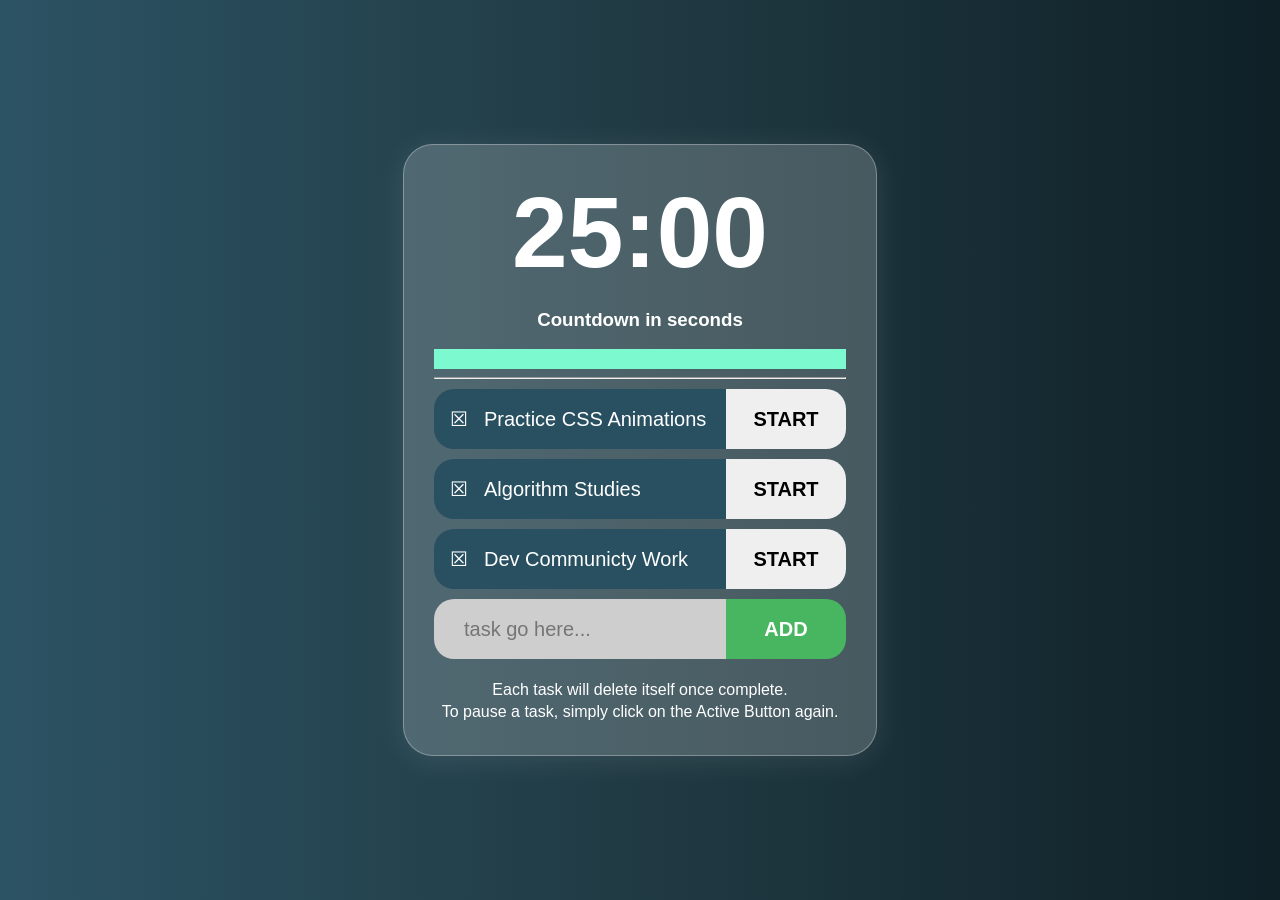
<file: index.html>
<!DOCTYPE html>
<html lang="en">
  <head>
    <meta charset="UTF-8" />
    <meta name="viewport" content="width=device-width, initial-scale=1.0" />
    <title>JS CSS HTML Pomodoro Timer</title>
    <link rel="stylesheet" href="css/styles.css" />
  </head>
  <body>
    <div class="pomodoro-timer">
      <h1 id="time-left">25:00</h1>
      <h3>Countdown in seconds</h3>
      <div class="custom-slider">
        <div class="fill"></div>
      </div>
      <hr />
      <div class="task-container"></div>
      <div class="input-container">
        <input type="text" placeholder="task go here..." />
        <button class="submit-button">ADD</button>
      </div>
      <br />
      <p class="sub-text">Each task will delete itself once complete.</p>
      <p class="sub-text">
        To pause a task, simply click on the Active Button again.
      </p>
    </div>

    <script src="js/app.js"></script>
  </body>
</html>
</file>
<file: css/styles.css>
body {
  margin: 0;
  padding: 0;
  background: linear-gradient(
    to right,
    rgb(44, 83, 100),
    rgb(32, 58, 67),
    rgb(15, 32, 39)
  );
  display: flex;
  justify-content: center;
  align-items: center;
  height: 100vh;
  text-align: center;
  color: rgb(255, 255, 255);
  font-family: "Trebuchet MS", Arial, sans-serif;
}

.pomodoro-timer {
  padding: 30px;
  border: 1px solid rgb(255, 255, 255, 0.3);
  border-radius: 30px;
  background-color: rgba(255, 255, 255, 0.2);
  box-shadow: 0 4px 30px rgba(255, 255, 255, 0.1);
}

.pomodoro-timer h1 {
  font-size: 100px;
  margin: 0;
}

.custom-slider {
  width: 100%;
  height: 20px;
  background-color: rgba(255, 255, 255, 0.5);
}

.fill {
  height: 20px;
  width: 100%;
  background-color: rgb(125, 249, 208);
}

.task-block {
  background-color: rgb(41, 80, 96);
  border-radius: 20px;
  margin: 10px 0;
  height: 60px;
  width: 412px;
  display: flex;
  align-items: center;
  text-align: left;
}

.task-block p {
  width: 242px;
  font-size: 20px;
}

.task-block .delete-icon {
  width: 50px;
  text-align: center;
  cursor: pointer;
}

.task-block .controller-button {
  height: 100%;
  border: none;
  width: 120px;
  border-radius: 0 20px 20px 0;
  font-weight: bold;
  font-size: 20px;
}
.input-container {
  height: 60px;
  width: 412px;
  display: flex;
}

.input-container input {
  background-color: rgb(206, 206, 207);
  border-radius: 20px 0 0 20px;
  width: 232px;
  height: 100%;
  border: none;
  font-size: 20px;
  padding: 0 30px;
}

.input-container input:focus {
  outline: none;
}

.submit-button {
  background-color: rgb(72, 182, 96);
  color: rgb(255, 255, 255);
  border: none;
  height: 100%;
  width: 120px;
  font-weight: bold;
  font-size: 20px;
  border-radius: 0 20px 20px 0;
}

.sub-text {
  margin: 4px;
}

.active-button {
  background-color: rgb(244, 83, 83);
  color: rgb(255, 255, 255);
}
</file>
<file: js-css-html-pomodoro-timer/css/styles.css>
body {
  margin: 0;
  padding: 0;
  background: linear-gradient(
    to right,
    rgb(44, 83, 100),
    rgb(32, 58, 67),
    rgb(15, 32, 39)
  );
  display: flex;
  justify-content: center;
  align-items: center;
  height: 100vh;
  text-align: center;
  color: rgb(255, 255, 255);
  font-family: "Trebuchet MS", Arial, sans-serif;
}

.pomodoro-timer {
  padding: 30px;
  border: 1px solid rgb(255, 255, 255, 0.3);
  border-radius: 30px;
  background-color: rgba(255, 255, 255, 0.2);
  box-shadow: 0 4px 30px rgba(255, 255, 255, 0.1);
}

.pomodoro-timer h1 {
  font-size: 100px;
  margin: 0;
}

.custom-slider {
  width: 100%;
  height: 20px;
  background-color: rgba(255, 255, 255, 0.5);
}

.fill {
  height: 20px;
  width: 100%;
  background-color: rgb(125, 249, 208);
}

.task-block {
  background-color: rgb(41, 80, 96);
  border-radius: 20px;
  margin: 10px 0;
  height: 60px;
  width: 412px;
  display: flex;
  align-items: center;
  text-align: left;
}

.task-block p {
  width: 242px;
  font-size: 20px;
}

.task-block .delete-icon {
  width: 50px;
  text-align: center;
  cursor: pointer;
}

.task-block .controller-button {
  height: 100%;
  border: none;
  width: 120px;
  border-radius: 0 20px 20px 0;
  font-weight: bold;
  font-size: 20px;
}
.input-container {
  height: 60px;
  width: 412px;
  display: flex;
}

.input-container input {
  background-color: rgb(206, 206, 207);
  border-radius: 20px 0 0 20px;
  width: 232px;
  height: 100%;
  border: none;
  font-size: 20px;
  padding: 0 30px;
}

.input-container input:focus {
  outline: none;
}

.submit-button {
  background-color: rgb(72, 182, 96);
  color: rgb(255, 255, 255);
  border: none;
  height: 100%;
  width: 120px;
  font-weight: bold;
  font-size: 20px;
  border-radius: 0 20px 20px 0;
}

.sub-text {
  margin: 4px;
}

.active-button {
  background-color: rgb(244, 83, 83);
  color: rgb(255, 255, 255);
}
</file>
